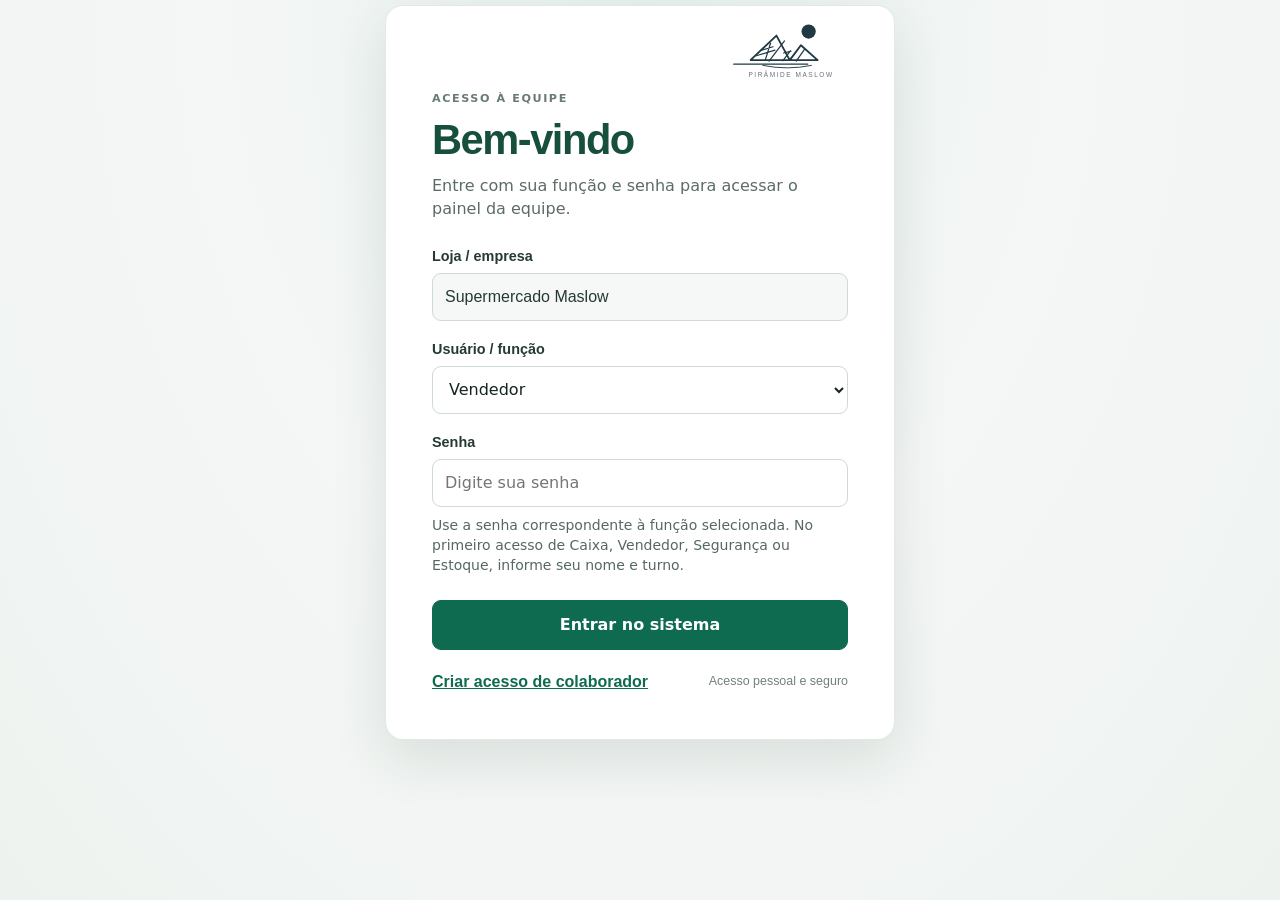
<file: index.html>
<!doctype html>
<html lang="pt-BR">
<head>
<meta charset="utf-8">
<meta name="viewport" content="width=device-width, initial-scale=1, viewport-fit=cover">
<meta name="theme-color" content="#0f6b4f">
<title>Pirâmide de Maslow · Colaborador</title>
<link rel="icon" href="data:,">
<link rel="stylesheet" href="base.css">
<link rel="stylesheet" href="app.css">
</head>
<body>
<div id="app" aria-live="polite"></div>
<script src="demo-api.js"></script>
<script src="app.js"></script>
</body>
</html>
</file>
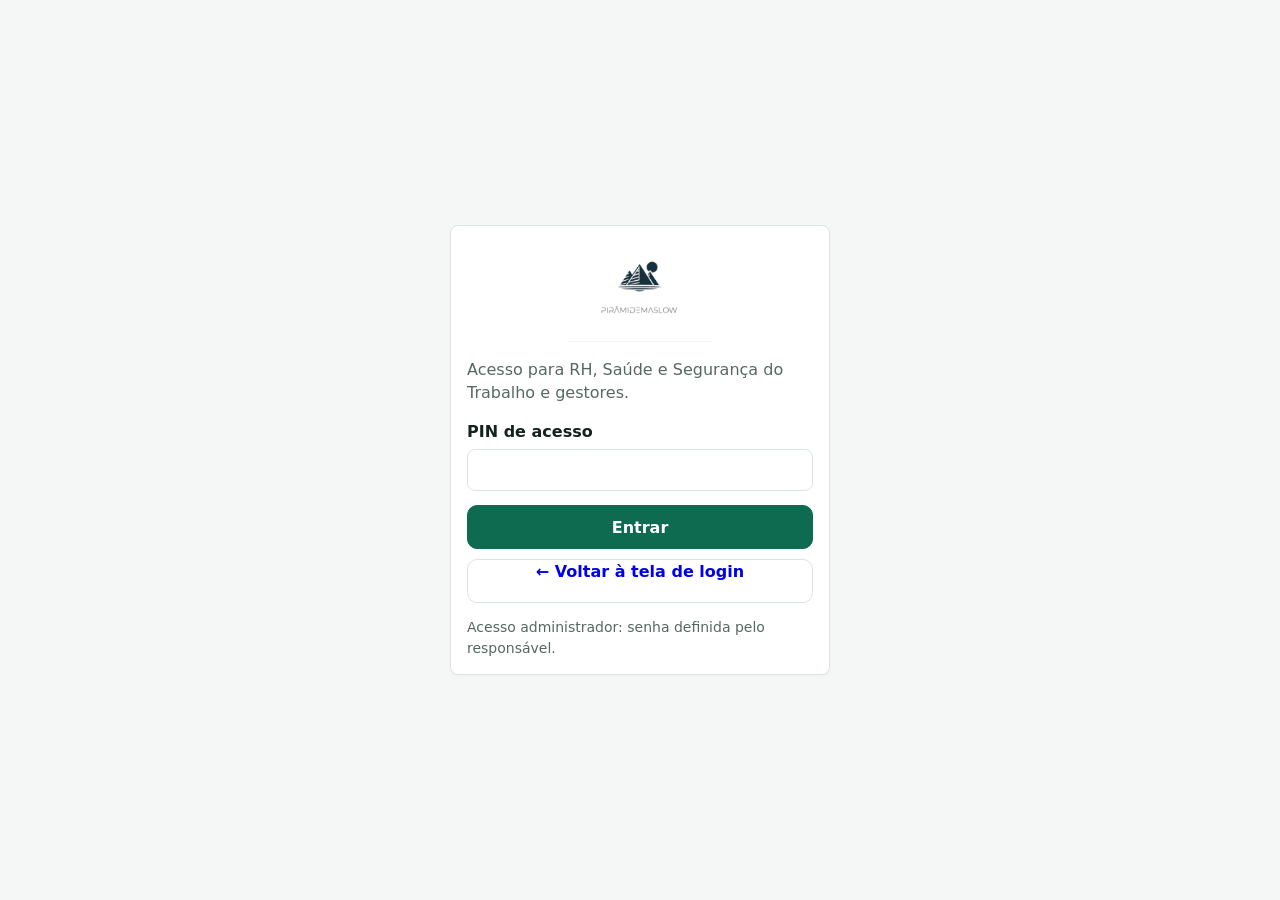
<file: painel.html>
<!doctype html>
<html lang="pt-BR">
<head>
<meta charset="utf-8">
<meta name="viewport" content="width=device-width, initial-scale=1">
<title>Pirâmide de Maslow</title>
<link rel="icon" href="data:,">
<link rel="stylesheet" href="base.css">
<link rel="stylesheet" href="painel.css">
</head>
<body>
<div id="login" class="login" hidden>
  <form class="card" id="loginForm">
    <img class="panel-login-logo" src="assets/piramide-maslow-logo.png" alt="Pirâmide de Maslow">
    <p class="muted">Acesso para RH, Saúde e Segurança do Trabalho e gestores.</p>
    <label class="f"><span>PIN de acesso</span><input id="pin" type="password" inputmode="numeric" autocomplete="off" required></label>
    <p id="loginErr" class="small" style="color:var(--vermelho)" role="alert"></p>
    <button class="btn primary" style="width:100%">Entrar</button>
    <a class="btn back-to-access" href="index.html">← Voltar à tela de login</a>
    <p class="small muted" style="margin-bottom:0">Acesso administrador: senha definida pelo responsável.</p>
  </form>
</div>

<div id="shell" hidden>
  <header class="bar">
    <div class="brand"><img class="panel-brand-logo" src="assets/piramide-maslow-logo.png" alt="Pirâmide de Maslow"></div>
    <nav id="nav" aria-label="Seções do painel"></nav>
    <span class="employee-wallet" id="employeeWallet" hidden aria-label="Saldo de moedas"></span>
    <button class="btn ghost" id="backLogin" type="button">← Voltar</button>
    <button class="btn ghost" id="logout">Sair</button>
  </header>
  <main>
    <section class="filters card" aria-label="Filtros">
      <label>Loja<select id="fStore"></select></label>
      <label>Setor<select id="fSector"></select></label>
      <label>Turno<select id="fShift"></select></label>
      <label>Período<select id="fDays">
        <option value="14">14 dias</option><option value="28" selected>28 dias</option><option value="56">56 dias</option><option value="90">90 dias</option>
      </select></label>
      <p class="small muted note" id="anon"></p>
    </section>
    <div id="view" aria-live="polite"></div>
  </main>
</div>

<dialog id="dlg"></dialog>
<script src="demo-api.js"></script>
<script src="painel.js"></script>
</body>
</html>
</file>
<file: base.css>
:root {
  --bg: #f5f7f6; --surface: #ffffff; --ink: #14231d; --muted: #566861; --line: #dde5e1;
  --brand: #0f6b4f; --brand-ink: #ffffff; --brand-soft: #e1f2ea;
  --accent: #b45309; --focus: #1d4ed8;
  --verde: #1f7a4d; --verde-bg: #dff3e7; --amarelo: #8a5a00; --amarelo-bg: #fdf0cc; --vermelho: #a12622; --vermelho-bg: #fbe0de;
  --radius: 12px; --shadow: 0 1px 2px rgba(20,35,29,.06), 0 4px 14px rgba(20,35,29,.05);
}
@media (prefers-color-scheme: dark) {
  :root:not([data-theme="light"]) {
    --bg: #0e1512; --surface: #16201b; --ink: #e8f0ec; --muted: #9db0a7; --line: #2a3832;
    --brand: #3fb68b; --brand-ink: #06150f; --brand-soft: #173126; --accent: #f0a45a; --focus: #7aa2ff;
    --verde: #6fd3a0; --verde-bg: #153324; --amarelo: #f1c15a; --amarelo-bg: #3a2f10; --vermelho: #ff9a94; --vermelho-bg: #3d1a18;
    --shadow: none;
  }
}
* { box-sizing: border-box; }
html { -webkit-text-size-adjust: 100%; }
body { margin: 0; background: var(--bg); color: var(--ink); font: 16px/1.45 system-ui, -apple-system, "Segoe UI", Roboto, sans-serif; }
h1, h2, h3 { margin: 0; line-height: 1.2; }
button, input, select, textarea { font: inherit; color: inherit; }
button { cursor: pointer; }
:focus-visible { outline: 3px solid var(--focus); outline-offset: 2px; }
.card { background: var(--surface); border: 1px solid var(--line); border-radius: var(--radius); box-shadow: var(--shadow); padding: 16px; }
.muted { color: var(--muted); }
.small { font-size: .875rem; }
.btn { min-height: 44px; padding: 0 16px; border-radius: 10px; border: 1px solid var(--line); background: var(--surface); font-weight: 600; }
.btn.primary { background: var(--brand); color: var(--brand-ink); border-color: var(--brand); }
.btn.ghost { background: transparent; }
.btn[disabled] { opacity: .55; cursor: not-allowed; }
.tag { display: inline-block; padding: 2px 10px; border-radius: 999px; font-size: .78rem; font-weight: 600; background: var(--brand-soft); color: var(--brand); }
.st { display: inline-block; padding: 2px 10px; border-radius: 999px; font-size: .78rem; font-weight: 700; }
.st.verde { background: var(--verde-bg); color: var(--verde); }
.st.amarelo { background: var(--amarelo-bg); color: var(--amarelo); }
.st.vermelho { background: var(--vermelho-bg); color: var(--vermelho); }
.sr { position: absolute; width: 1px; height: 1px; overflow: hidden; clip: rect(0 0 0 0); white-space: nowrap; }
.toast { position: fixed; left: 50%; bottom: 84px; transform: translateX(-50%); background: var(--ink); color: var(--bg); padding: 10px 16px; border-radius: 10px; font-size: .9rem; z-index: 50; max-width: 90vw; }
[hidden] { display: none !important; }
</file>
<file: app.css>
#app { max-width: 560px; margin: 0 auto; padding: 0 16px calc(88px + env(safe-area-inset-bottom)); }
body { background: #f4f1e9; }
.hero { background: #255e49; border-radius: 16px 16px 4px 16px; }
.logo { color: #255e49; letter-spacing: -.035em; }
h1, h2, h3 { letter-spacing: -.025em; }
h1 { font-family: Georgia, "Times New Roman", serif; font-weight: 600; }
.card { border-radius: 8px; box-shadow: 0 1px 2px rgba(30,45,36,.035); }
.daily-checkin { background: #fffdf8; border-left: 4px solid #b9823e; }
.coin-card { margin-top: 14px; border-radius: 8px; padding: 14px; background: #f8eedb; border: 1px solid #e8d5ae; }
.coin-card b { color: #77551f; }
.coin-card p { margin: 6px 0 0; }
.report-card { background: #fffdf8; }
.access-grid { display: grid; gap: 12px; margin-top: 14px; }
.access-choice { width: 100%; min-height: 92px; text-align: left; display: grid; gap: 5px; border-left: 4px solid var(--brand); }
.access-choice b { font-size: 1.05rem; }
.access-choice span { color: var(--muted); font-size: .9rem; }
.admin-choice { border-left-color: var(--accent); }
.access-form { margin-top: 14px; }
.access-form h1 { margin-bottom: 5px; }
textarea { width: 100%; min-height: 84px; resize: vertical; border: 1px solid var(--line); border-radius: 10px; padding: 10px 12px; background: var(--surface); }
.coin-count { padding: 4px 0; color: #77551f; font-size: .78rem; font-weight: 700; white-space: nowrap; }
.top { display: flex; align-items: center; justify-content: space-between; gap: 12px; padding: 16px 0 8px; }
.logo { font-weight: 800; font-size: 1.35rem; color: var(--brand); letter-spacing: -.02em; }
.app-logo { display: block; width: 156px; height: 106px; object-fit: contain; }
.top .app-logo { width: 154px; height: 106px; flex: 0 0 auto; }
.who { font-size: .85rem; color: var(--muted); text-align: right; }
.who button { background: none; border: 0; padding: 0; color: var(--brand); text-decoration: underline; font-size: .85rem; }
.who-name { display: inline-block; line-height: 1.55; }
.employee-actions { display: flex; justify-content: center; flex-wrap: wrap; gap: 6px; margin-top: 7px; }
.who .header-action { display: inline-flex; align-items: center; justify-content: center; min-height: 34px; padding: 5px 11px; border: 1px solid #c9e4d8; border-radius: 8px; background: #fff; color: #216b4d; text-decoration: none; font: 600 .78rem/1 system-ui, sans-serif; cursor: pointer; transition: background .15s, border-color .15s, transform .15s; }
.who .header-action:hover { background: #edf7f1; border-color: #a9d4bf; transform: translateY(-1px); }
.who .header-action.exit { color: #586b61; border-color: var(--line); }
.who .header-action.exit:hover { background: #f3f5f4; }
.stack > * + * { margin-top: 12px; }
.tabs { position: fixed; left: 0; right: 0; bottom: 0; background: var(--surface); border-top: 1px solid var(--line); display: flex; padding-bottom: env(safe-area-inset-bottom); z-index: 20; }
.tabs button { flex: 1; min-height: 60px; border: 0; background: none; font-weight: 600; font-size: .85rem; color: var(--muted); border-top: 3px solid transparent; }
.tabs button[aria-current="page"] { color: var(--brand); border-top-color: var(--brand); }
h2 { font-size: 1.15rem; margin: 18px 0 8px; }
.hero { background: var(--brand); color: var(--brand-ink); border: 0; }
.hero p { margin: 6px 0 0; opacity: .92; }
.field { display: block; margin-top: 14px; }
.field > span { display: block; font-weight: 600; margin-bottom: 6px; }
select, input[type=text], input[type=password], input[type=number] { width: 100%; min-height: 46px; border: 1px solid var(--line); border-radius: 10px; padding: 0 12px; background: var(--surface); }
.check { display: flex; gap: 10px; align-items: flex-start; margin-top: 16px; font-size: .92rem; }
.check input { width: 22px; height: 22px; margin-top: 2px; flex: none; }
.action h3 { font-size: 1.05rem; margin: 6px 0 2px; }
.action .meta { color: var(--muted); font-size: .9rem; }
.action .why { margin: 8px 0 0; }
.row { display: flex; gap: 8px; margin-top: 12px; flex-wrap: wrap; }
.row .btn { flex: 1; min-width: 120px; }
.btn.on { background: var(--brand); color: var(--brand-ink); border-color: var(--brand); }
.btn.off { background: var(--amarelo-bg); color: var(--amarelo); border-color: var(--amarelo); }
.chips { display: flex; flex-wrap: wrap; gap: 8px; margin-top: 10px; }
.chip { min-height: 44px; padding: 8px 14px; border-radius: 999px; border: 1px solid var(--line); background: var(--surface); text-align: left; }
.chip[aria-pressed="true"] { background: var(--brand); color: var(--brand-ink); border-color: var(--brand); }
.pending { border-left: 4px solid var(--accent); }
.q { padding: 14px 0; border-top: 1px solid var(--line); }
.q:first-of-type { border-top: 0; }
.q p { margin: 0 0 8px; font-weight: 600; }
.scale { display: grid; grid-template-columns: repeat(5, 1fr); gap: 6px; }
.scale button { min-height: 48px; border: 1px solid var(--line); background: var(--surface); border-radius: 10px; font-weight: 700; font-size: 1.05rem; }
.scale button[aria-pressed="true"] { background: var(--brand); color: var(--brand-ink); border-color: var(--brand); }
.ends { display: flex; justify-content: space-between; font-size: .78rem; color: var(--muted); margin-top: 4px; }
.progress { height: 8px; border-radius: 99px; background: var(--line); overflow: hidden; }
.progress > i { display: block; height: 100%; background: var(--brand); }
.notice { background: var(--brand-soft); border-radius: 10px; padding: 12px; font-size: .9rem; }
.section-eyebrow { display: block; color: var(--muted); font-size: .7rem; font-weight: 750; letter-spacing: .1em; margin-bottom: 5px; }
.checkin-intro { padding: 18px; border-left: 4px solid var(--brand); }
.checkin-intro h1 { font-size: 1.45rem; }
.checkin-intro > p { color: var(--muted); margin: 7px 0 0; }
.checkin-meter { display: grid; grid-template-columns: 1fr auto; align-items: center; gap: 12px; margin-top: 15px; }
.checkin-meter b { color: var(--brand); font-size: .82rem; white-space: nowrap; }
.checkin-form { margin-top: 12px; padding: 16px; }
.checkin-group + .checkin-group { margin-top: 16px; padding-top: 16px; border-top: 1px solid var(--line); }
.checkin-group-heading { display: flex; gap: 10px; align-items: center; margin-bottom: 4px; }
.checkin-group-heading > span { display: grid; place-items: center; width: 30px; height: 30px; flex: 0 0 auto; border-radius: 50%; background: var(--brand-soft); color: var(--brand); font-weight: 750; }
.checkin-group-heading h2 { margin: 0; font-size: 1rem; }
.checkin-group-heading p { margin: 3px 0 0; color: var(--muted); font-size: .8rem; }
.checkin-form .q { padding: 12px 0; }
.checkin-form .scale button { min-height: 44px; border-radius: 8px; }
.checkin-extra { display: grid; gap: 4px; margin-top: 10px; padding-top: 12px; border-top: 1px solid var(--line); }
.checkin-extra .field { margin-top: 8px; }
.checkin-extra .field small { display: block; margin: 3px 0 8px; color: var(--muted); }
.checkin-extra .field em { color: var(--muted); font-size: .85em; font-style: normal; font-weight: 400; }
.sleep-input { display: flex; align-items: center; gap: 10px; max-width: 220px; }
.sleep-input input { flex: 1; }
.sleep-input > span { color: var(--muted); font-size: .9rem; }
.checkin-submit { display: grid; gap: 10px; margin-top: 16px; padding-top: 14px; border-top: 1px solid var(--line); }
.checkin-submit p { margin: 0; }
.checkin-submit .btn { width: 100%; min-height: 48px; }
.checkin-footnote { margin: 10px 2px 0; }
.checkin-complete { display: flex; align-items: center; gap: 14px; padding: 20px; border-left: 4px solid var(--verde); }
.complete-mark { display: grid; place-items: center; width: 44px; height: 44px; flex: 0 0 auto; border-radius: 50%; background: var(--verde-bg); color: var(--verde); font-size: 1.45rem; font-weight: 800; }
.checkin-complete h1 { font: 700 1.35rem/1.2 system-ui,sans-serif; letter-spacing: -.02em; }
.checkin-complete p { margin: 5px 0 0; color: var(--muted); }
.checkin-locked { display: grid; gap: 4px; margin-top: 10px; background: #f6f8f7; box-shadow: none; font-size: .88rem; }
.checkin-locked span { color: var(--muted); }
.weekly-progress { margin-top: 10px; text-align: center; }
.weekly-progress-head { display: flex; flex-direction: column; align-items: center; justify-content: center; gap: 2px; }
.weekly-progress-head > div { text-align: center; }
.weekly-progress-head b { display: block; color: #77551f; font: 800 1.35rem/1.25 "Trebuchet MS", "Segoe UI", sans-serif; letter-spacing: .025em; }
.weekly-progress-head .game-coin { width: 28px; height: 28px; font-size: 15px; }
.week-count { color: var(--muted); font-size: .85rem; font-weight: 700; }
.weekly-progress .progress { margin-top: 10px; }
.weekly-progress > p { margin: 7px 0 0; }
.report-card { display: flex; align-items: center; justify-content: space-between; gap: 12px; margin-top: 10px; }
.report-card h3 { margin: 0; }
.report-card p { margin: 5px 0 0; }
.report-card .btn { flex: 0 0 auto; }
.checkin-privacy { margin-top: 10px; }
.support-card { margin-top: 12px; }
.support-heading { display: flex; align-items: center; gap: 10px; }
.support-heading h3 { margin: 0; }
.support-heading p { margin: 3px 0 0; }
.support-icon { display: grid; place-items: center; width: 34px; height: 34px; flex: 0 0 auto; border-radius: 50%; background: var(--brand-soft); color: var(--brand); font-size: 1.3rem; font-weight: 600; }
.support-separation { margin: 12px 0 0; color: var(--muted); font-size: .86rem; }
.support-options { display: grid; grid-template-columns: repeat(2, minmax(0,1fr)); gap: 8px; margin-top: 12px; }
.support-option { display: grid; gap: 4px; min-height: 72px; padding: 10px 12px; border: 1px solid var(--line); border-radius: 10px; background: var(--surface); text-align: left; }
.support-option small { color: var(--muted); font-size: .78rem; }
.support-option[aria-pressed="true"] { border-color: var(--brand); background: var(--brand-soft); color: var(--brand); }
.support-option:disabled { opacity: .55; cursor: not-allowed; }
.support-start { width: 100%; margin-top: 12px; }
.support-history { margin: 10px 0 0; }
.support-actions .btn { min-width: 0; }
.rank { display: grid; grid-template-columns: 28px 1fr auto; gap: 10px; align-items: center; padding: 10px 0; border-top: 1px solid var(--line); }
.rank:first-child { border-top: 0; }
.rank.me { background: var(--brand-soft); margin: 0 -8px; padding: 10px 8px; border-radius: 10px; }
.pos { font-weight: 800; color: var(--muted); text-align: center; }
.bar { height: 8px; background: var(--line); border-radius: 99px; margin-top: 6px; position: relative; overflow: hidden; }
.bar > i { display: block; height: 100%; background: var(--brand); border-radius: 99px; }
.stars { display: flex; gap: 6px; margin-top: 8px; }
.stars button { width: 48px; height: 48px; border-radius: 10px; border: 1px solid var(--line); background: var(--surface); font-weight: 700; }
.stars button[aria-pressed="true"] { background: var(--brand); color: var(--brand-ink); border-color: var(--brand); }
.link { background: none; border: 0; padding: 0; color: var(--brand); text-decoration: underline; font-weight: 600; }
.ann { border-left: 4px solid var(--brand); padding-left: 12px; }
.ann time { font-size: .8rem; color: var(--muted); }
.top-right { display: grid; justify-items: end; gap: 7px; }
.who { display: grid; justify-items: center; text-align: center; }
.who-name { text-align: center; }
.wallet-pill { display: inline-flex; align-items: center; justify-content: center; gap: 6px; justify-self: center; margin-top: 5px; background: transparent; color: #77551f; border: 0; border-radius: 0; padding: 2px 0; font: 800 1.02rem/1.3 "Trebuchet MS", "Segoe UI", sans-serif; letter-spacing: .025em; white-space: nowrap; }
.top { display: grid; grid-template-columns: minmax(0, 1fr) minmax(0, 1fr); align-items: start; }
.top > .app-logo { grid-column: 1; grid-row: 1; }
.top-right { display: contents; }
.top-right > .who { grid-column: 2; grid-row: 1; justify-self: center; }
.top-right > .wallet-pill { grid-column: 1 / -1; grid-row: 2; justify-self: center; margin-top: 0; padding: 6px 0 3px; }
.game-coin { display: inline-grid; width: 1.35em; height: 1.35em; place-items: center; vertical-align: -.2em; margin-right: .2em; border-radius: 50%; background: radial-gradient(circle at 30% 24%, #fff8cf 0 8%, #f9dd76 9% 25%, #e9b93f 47%, #c78a24 76%, #8e5d15 100%); color: #9a6818; box-shadow: inset 0 0 0 1.5px #b77a1f, inset 0 0 0 3px rgba(255,242,166,.9), inset 0 -2px 3px rgba(113,72,11,.25), 0 2px 3px rgba(80,55,10,.28); font: 800 .68em/1 system-ui,sans-serif; text-shadow: 0 1px rgba(255,255,255,.75); }
input[type=password], input[type=text], input[type=number] { font: inherit; }
input[type=datetime-local] { width: 100%; min-height: 46px; border: 1px solid var(--line); border-radius: 10px; padding: 0 12px; background: var(--surface); font: inherit; }
.login-layout { display: grid; grid-template-columns: 1fr .9fr; min-height: min(650px, calc(100vh - 40px)); margin: 20px auto; overflow: hidden; border-radius: 18px; background: #fff; box-shadow: 0 12px 45px rgba(38,48,54,.10); font-family: "Canela", "Bodoni MT", Didot, Georgia, serif; }
.login-layout * { font-family: "Canela", "Bodoni MT", Didot, Georgia, serif; }
#app:has(.login-layout) { max-width: 1040px; padding: 0 18px; }
.login-panel { padding: clamp(32px, 5vw, 56px); align-self: stretch; }
.login-panel .app-logo { width: 220px; height: 152px; object-position: left center; margin: 0 0 8px; }
.login-kicker { color: #75818a; font-size: .72rem; font-weight: 750; letter-spacing: .12em; margin-bottom: 10px; }
.login-panel h1 { color: #0099c6; font: 400 clamp(2.1rem, 4vw, 3rem)/1.1 "Canela", "Bodoni MT", Didot, Georgia, serif; margin: 0; letter-spacing: -.045em; }
.login-intro { color: #56626e; max-width: 310px; margin: 10px 0 20px; }
.login-panel .field { margin-top: 12px; }
.login-panel select, .login-panel input { border-radius: 5px; border-color: #c8ced3; min-height: 44px; }
.login-submit { width: 100%; margin-top: 18px; min-height: 48px; }
.login-links { display: flex; justify-content: space-between; gap: 10px; flex-wrap: wrap; margin-top: 18px; }
.login-art { position: relative; overflow: hidden; display: flex; flex-direction: column; justify-content: flex-end; padding: clamp(26px, 4vw, 50px); color: #fff; background: linear-gradient(145deg, #008fba, #226d83 72%, #263e56); }
.login-art::before, .login-art::after { content: ''; position: absolute; border: 1px solid rgba(255,255,255,.17); transform: rotate(35deg); }
.login-art::before { width: 390px; height: 390px; top: -130px; right: -80px; }
.login-art::after { width: 260px; height: 260px; top: 15px; right: 75px; }
.art-shape { position: absolute; width: 180px; height: 150px; top: 24%; left: 50%; transform: translateX(-50%); background: rgba(255,255,255,.12); clip-path: polygon(50% 0,100% 100%,0 100%); }
.login-art .login-kicker, .login-art h2, .login-art > span { position: relative; z-index: 1; }
.login-art .login-kicker { color: rgba(255,255,255,.75); }
.login-art h2 { font: 500 clamp(1.7rem, 3vw, 2.3rem)/1.15 "Canela", "Bodoni MT", Didot, Georgia, serif; letter-spacing: -.035em; max-width: 340px; margin: 0 0 10px; }
.login-art > span { color: rgba(255,255,255,.8); }
.wallet-panel { display: grid; gap: 4px; margin: 12px 0; padding: 12px 0; border-radius: 0; background: transparent; border: 0; color: #77551f; }
.wallet-panel b { font-size: 1.2rem; }
.wallet-panel small { color: #766a55; margin-top: 2px; }
.shop-grid { display: grid; grid-template-columns: repeat(2, minmax(0, 1fr)); gap: 12px; }
.shop-item { display: flex; flex-direction: column; min-height: 190px; }
.shop-icon { font-size: 1.8rem; }
.shop-item h3 { margin: 8px 0 2px; }
.shop-item p { color: var(--muted); font-size: .9rem; margin: 0; }
.shop-buy { display: flex; justify-content: space-between; align-items: center; gap: 8px; margin-top: auto; padding-top: 14px; color: #77551f; }
.shop-toolbar, .cart-heading, .cart-line, .cart-total { display: flex; align-items: center; justify-content: space-between; gap: 12px; }
.shop-toolbar { margin: 14px 0 8px; font-weight: 700; }
.cart-badge { display: inline-grid; min-width: 22px; height: 22px; place-items: center; padding: 0 5px; margin-left: 4px; border-radius: 99px; background: rgba(255,255,255,.2); }
.cart-panel { margin: 8px 0 14px; padding: 16px; border-color: #d7e5dc; }
.cart-heading { align-items: flex-start; margin-bottom: 8px; }
.cart-heading h2 { margin: 0; }
.cart-line { padding: 10px 0; border-top: 1px solid var(--line); }
.cart-line > div:first-child { display: grid; gap: 3px; flex: 1; }
.cart-line small { color: var(--muted); }
.cart-controls { display: flex; align-items: center; gap: 8px; }
.cart-total { margin-top: 10px; padding-top: 12px; border-top: 2px solid var(--line); font-weight: 750; }
.cart-panel .row { justify-content: flex-end; }
.cart-panel .btn:disabled { opacity: .48; }
.btn:disabled { opacity: .5; cursor: not-allowed; }
.rh-agenda { margin-top: 12px; }
.rh-agenda-heading { display: flex; justify-content: space-between; align-items: center; gap: 10px; }
.rh-agenda-heading h2 { margin: 0; text-transform: capitalize; }
.month-controls { display: flex; align-items: center; gap: 8px; text-transform: capitalize; }
.month-controls .btn { min-width: 42px; padding: 6px; font-size: 1.2rem; }
.rh-create { padding: 12px; margin-top: 12px; background: #f8faf9; }
.rh-create h3 { margin: 0; }
.rh-events { display: grid; gap: 8px; margin-top: 12px; }
.rh-event { display: grid; grid-template-columns: 56px 1fr; gap: 12px; padding: 12px; border-left: 3px solid var(--brand); }
.rh-event h3 { margin: 6px 0 2px; }
.rh-event p { margin: 6px 0 0; }
.rh-event-date { display: grid; align-content: start; justify-items: center; gap: 2px; padding: 7px 3px; border-radius: 8px; background: var(--brand-soft); color: var(--brand); text-align: center; }
.attendance-confirmed { background: var(--brand-soft); color: var(--brand); border-color: var(--brand-soft); }
@media (max-width: 650px) {
  .login-layout { grid-template-columns: 1fr; min-height: auto; margin: 8px auto 22px; }
  .login-panel { padding: 28px 22px; }
  .login-panel .app-logo { width: 190px; height: 132px; margin-bottom: 6px; }
  .login-art { min-height: 210px; padding: 24px; }
  .art-shape { top: 4%; left: 76%; width: 115px; height: 100px; }
  .shop-grid { grid-template-columns: 1fr; }
  .support-options { grid-template-columns: 1fr; }
  .report-card { align-items: stretch; flex-direction: column; }
  .report-card .btn { width: 100%; }
  .checkin-complete { align-items: flex-start; padding: 16px; }
  .checkin-complete h1 { font-size: 1.18rem; }
  .checkin-meter { grid-template-columns: 1fr; gap: 7px; }
  .top { align-items: flex-start; }
  .top-right { gap: 5px; }
  .who { max-width: 210px; font-size: .75rem; }
  .tabs button { font-size: .66rem; padding-left: 3px; padding-right: 3px; }
}

/* Acesso direto ao painel, sem etapa de avatar ou imagem decorativa. */
body:has(.login-layout) { min-height: 100vh; background: radial-gradient(ellipse at 50% 0%, #e8f2ed 0, #f5f7f6 48%, #edf2ef 100%); }
#app:has(.login-layout) { max-width: none; min-height: 100vh; padding: 5px 18px 32px; display: grid; place-items: start center; }
.login-layout { display: block; width: min(100%, 510px); min-height: 0; margin: 0; border: 1px solid #e2e9e5; border-radius: 18px; box-shadow: 0 18px 55px rgba(28, 55, 42, .12); font-family: "Segoe UI", Arial, sans-serif; }
.login-layout * { font-family: "Segoe UI", Arial, sans-serif !important; }
.login-panel { padding: 15px clamp(28px, 5vw, 46px) clamp(28px, 5vw, 46px); }
.login-brand { display: flex; align-items: center; justify-content: flex-end; margin-bottom: 3px; }
.login-brand img { display: block; width: min(130px, 46%); height: auto; margin-right: -8px; }
.login-company { min-height: 48px; display: flex; align-items: center; padding: 0 12px; border: 1px solid #cfdad4; border-radius: 9px; background: #f6f8f7; color: #263a31; }
.brand-mark { display: grid; width: 38px; height: 38px; place-items: center; border-radius: 12px; background: #e2f1e9; color: #0f6b4f; font-size: .78rem; letter-spacing: .03em; }
.login-kicker { color: #687b72; font-family: system-ui, sans-serif !important; font-size: .7rem; letter-spacing: .14em; }
.login-panel h1 { color: #164f3b; font: 600 clamp(2.1rem, 5vw, 2.6rem)/1.12 "Segoe UI", Arial, sans-serif !important; letter-spacing: -.035em; }
.login-intro { max-width: 380px; margin: 10px 0 26px; color: #5c6c64; font-family: system-ui, sans-serif !important; }
.login-role-help { margin: 8px 0 0; font-family: system-ui, sans-serif !important; }
.login-panel .field { margin-top: 18px; font-family: system-ui, sans-serif !important; }
.login-panel .field > span { color: #263a31; font-size: .9rem; }
.login-panel select, .login-panel input { min-height: 48px; border: 1px solid #cfdad4; border-radius: 9px; background-color: #fff; font-family: system-ui, sans-serif !important; transition: border-color .15s, box-shadow .15s; }
.login-panel select:focus, .login-panel input:focus { border-color: #398568; box-shadow: 0 0 0 3px rgba(57, 133, 104, .13); outline: 0; }
.login-submit { min-height: 50px; margin-top: 24px; border-radius: 9px; font-family: system-ui, sans-serif !important; }
.login-links { align-items: center; margin-top: 20px; font-family: system-ui, sans-serif !important; }
.login-help { color: #718078; font-size: .78rem; }
@media (max-width: 650px) { .top { grid-template-columns: 128px minmax(0, 1fr); } .top-right > .who { justify-self: end; max-width: 190px; } }
@media (max-width: 520px) { #app:has(.login-layout) { padding: 5px 14px 24px; } .login-panel { padding: 14px 22px 28px; } .login-brand { margin-bottom: 2px; } .login-brand img { width: min(118px, 44%); margin-right: -5px; } .top .app-logo { width: 128px; height: 90px; } .login-help { width: 100%; } }
</file>
<file: painel.css>
body { background: var(--bg); }
.brand { color: #255e49; letter-spacing: -.035em; }
.card { border-radius: 8px; box-shadow: 0 1px 2px rgba(30,45,36,.035); }
h1, h2, h3 { letter-spacing: -.025em; }
h1 { font-family: Georgia, "Times New Roman", serif; font-weight: 600; }
.login { min-height: 100vh; display: grid; place-items: center; padding: 16px; }
.login form { width: min(380px, 100%); }
.login h1 { font-size: 1.4rem; margin-bottom: 6px; }
.back-to-access { display: flex; justify-content: center; margin-top: 10px; text-decoration: none; }
.f { display: block; margin: 14px 0 8px; }
.f span { display: block; font-weight: 600; margin-bottom: 6px; }
input[type=password], input[type=text], input[type=number], input[type=datetime-local], select, textarea { width: 100%; min-height: 42px; border: 1px solid var(--line); border-radius: 8px; padding: 0 10px; background: var(--surface); }
textarea { padding: 10px; min-height: 80px; }
.bar { display: flex; align-items: center; gap: 8px; padding: 8px 16px; background: var(--surface); border-bottom: 1px solid var(--line); position: sticky; top: 0; z-index: 10; flex-wrap: nowrap; }
.brand { display: flex; align-items: center; flex: 0 0 auto; }
.panel-brand-logo { display: block; width: 105px; height: 56px; object-fit: contain; }
.panel-login-logo { display: block; width: 145px; height: 100px; object-fit: contain; margin: 0 auto 12px; }
#nav { display: flex; gap: 2px; flex: 1 1 auto; min-width: 0; flex-wrap: nowrap; overflow-x: auto; scrollbar-width: thin; }
#nav button { flex: 0 0 auto; white-space: nowrap; border: 0; background: none; padding: 8px 9px; border-radius: 8px; font-size: .88rem; font-weight: 600; color: var(--muted); min-height: 40px; }
#nav button[aria-current="page"] { background: var(--brand-soft); color: var(--brand); }
.employee-wallet { flex: 0 0 auto; padding: 4px 0; border: 0; border-radius: 0; background: transparent; color: #77551f; font-size: .88rem; font-weight: 750; white-space: nowrap; }
.weekly-report-card { display: flex; align-items: center; justify-content: space-between; gap: 16px; margin: 0 0 12px; border-left: 4px solid var(--brand); }
.weekly-report-card h2 { margin: 0; }
.weekly-report-card .sub { margin: 5px 0 0; }
main { max-width: 1180px; margin: 0 auto; padding: 16px 20px 48px; }
.filters { display: flex; gap: 12px; flex-wrap: wrap; align-items: end; }
.filters label { font-size: .8rem; font-weight: 600; color: var(--muted); flex: 1; min-width: 130px; }
.filters select { margin-top: 4px; }
.filters .note { flex-basis: 100%; margin: 0; }
.grid { display: grid; gap: 12px; margin-top: 12px; }
.kpis { grid-template-columns: repeat(auto-fit, minmax(170px, 1fr)); }
.two { grid-template-columns: repeat(auto-fit, minmax(340px, 1fr)); }
.kpi .v { font-size: 1.9rem; font-weight: 800; letter-spacing: -.02em; margin-top: 4px; }
.kpi .l { font-size: .85rem; color: var(--muted); font-weight: 600; }
.kpi .s { font-size: .8rem; margin-top: 2px; }
.up { color: var(--verde); } .down { color: var(--vermelho); }
h2.t { font-size: 1.05rem; margin: 0 0 4px; }
.sub { color: var(--muted); font-size: .85rem; margin: 0 0 10px; }
table { width: 100%; border-collapse: collapse; font-size: .9rem; }
th, td { text-align: left; padding: 8px 8px; border-bottom: 1px solid var(--line); vertical-align: top; }
th { font-size: .78rem; text-transform: uppercase; letter-spacing: .03em; color: var(--muted); }
.tw { overflow-x: auto; }
td.num, th.num { text-align: right; font-variant-numeric: tabular-nums; }
.heat td, .heat th { text-align: center; }
.heat th:first-child, .heat td:first-child { text-align: left; }
.cell { border-radius: 8px; padding: 6px 4px; min-width: 96px; }
.cell b { display: block; font-size: 1.05rem; }
.cell small { display: block; font-size: .72rem; }
.cell.verde { background: var(--verde-bg); color: var(--verde); }
.cell.amarelo { background: var(--amarelo-bg); color: var(--amarelo); }
.cell.vermelho { background: var(--vermelho-bg); color: var(--vermelho); }
.cell.hidden { background: var(--bg); color: var(--muted); border: 1px dashed var(--line); }
.cell.none { color: var(--muted); }
.hb { display: grid; grid-template-columns: minmax(120px, 34%) 1fr 48px; gap: 8px; align-items: center; margin: 7px 0; font-size: .9rem; }
.hb .track { height: 14px; background: var(--line); border-radius: 99px; overflow: hidden; }
.hb .track i { display: block; height: 100%; background: var(--brand); border-radius: 99px; }
.hb.warn .track i { background: var(--accent); }
.hb b { text-align: right; font-variant-numeric: tabular-nums; }
.legend { display: flex; gap: 14px; font-size: .8rem; color: var(--muted); margin: 6px 0 0; flex-wrap: wrap; }
.legend i { display: inline-block; width: 18px; height: 3px; vertical-align: middle; margin-right: 6px; border-radius: 2px; }
svg.chart { width: 100%; height: auto; display: block; }
svg.chart text { fill: var(--muted); font-size: 11px; }
svg.chart .grid { stroke: var(--line); }
.rec { border-left: 5px solid var(--line); }
.rec.alta { border-left-color: var(--vermelho); } .rec.media { border-left-color: var(--accent); } .rec.baixa { border-left-color: var(--brand); }
.rec h3 { font-size: 1rem; margin: 6px 0 4px; }
.rec p { margin: 4px 0; }
.badge { display: inline-block; font-size: .72rem; font-weight: 700; padding: 2px 8px; border-radius: 99px; background: var(--line); margin-right: 6px; }
.row { display: flex; gap: 8px; flex-wrap: wrap; align-items: center; }
.btn.sm { min-height: 34px; padding: 0 12px; font-size: .85rem; }
.alert { padding: 8px 0; border-bottom: 1px solid var(--line); font-size: .92rem; }
.alert:last-child { border-bottom: 0; }
dialog { border: 1px solid var(--line); border-radius: 14px; padding: 20px; width: min(520px, 94vw); background: var(--surface); color: var(--ink); }
dialog::backdrop { background: rgba(0,0,0,.5); }
.checks { display: flex; flex-wrap: wrap; gap: 6px 14px; margin-top: 4px; }
.checks label { display: flex; gap: 6px; align-items: center; font-weight: 400; font-size: .9rem; }
.checks input { width: 18px; height: 18px; }
.qr { display: grid; place-items: center; padding: 12px; }
.empty { color: var(--muted); padding: 16px 0; }
.agenda-heading { justify-content: space-between; margin: 12px 0; }
.agenda-heading h2 { margin: 0; }
.month-pick { display: flex; gap: 10px; align-items: center; text-transform: capitalize; }
.agenda-form { margin: 12px 0; }
.agenda-form textarea { padding: 10px; }
.agenda-list { display: grid; gap: 10px; margin-top: 12px; }
.agenda-item { display: grid; grid-template-columns: minmax(150px, 205px) 1fr; gap: 14px; align-items: start; }
.agenda-item h3 { margin: 0 0 5px; font-size: 1rem; }
.agenda-item p { margin: 6px 0; }
.agenda-date { display: grid; gap: 4px; color: var(--brand); font-size: .86rem; }
.agenda-date span { color: var(--muted); font-size: .78rem; }
.btn.confirmed { background: var(--brand-soft); color: var(--brand); border-color: var(--brand-soft); }
.store-intro { margin-top: 12px; }
.store-intro h2 { margin: 4px 0; }
.store-balance { display: grid; gap: 3px; margin-top: 14px; padding: 10px 0; border: 0; border-radius: 0; background: transparent; color: #77551f; }
.store-balance b { font-size: 1.15rem; }
.store-balance small { color: #766a55; }
.game-coin { display: inline-grid; width: 1.35em; height: 1.35em; place-items: center; vertical-align: -.2em; margin-right: .2em; border-radius: 50%; background: radial-gradient(circle at 30% 24%, #fff8cf 0 8%, #f9dd76 9% 25%, #e9b93f 47%, #c78a24 76%, #8e5d15 100%); color: #9a6818; box-shadow: inset 0 0 0 1.5px #b77a1f, inset 0 0 0 3px rgba(255,242,166,.9), inset 0 -2px 3px rgba(113,72,11,.25), 0 2px 3px rgba(80,55,10,.28); font: 800 .68em/1 system-ui,sans-serif; text-shadow: 0 1px rgba(255,255,255,.75); }
.store-grid { display: grid; grid-template-columns: repeat(auto-fit, minmax(210px, 1fr)); gap: 12px; margin-top: 12px; }
.store-item { display: flex; flex-direction: column; min-height: 175px; }
.store-icon { font-size: 1.8rem; }
.store-item h3 { margin: 8px 0 3px; }
.store-item p { margin: 0; color: var(--muted); font-size: .9rem; }
.store-buy { display: flex; align-items: center; justify-content: space-between; gap: 8px; margin-top: auto; padding-top: 14px; color: #77551f; }
.coin-ranking { margin: 12px 0; }
.coin-ranking td:last-child { color: #77551f; white-space: nowrap; }
.store-toolbar, .cart-heading, .cart-line, .cart-total { display: flex; align-items: center; justify-content: space-between; gap: 12px; }
.store-toolbar { margin: 14px 0 8px; font-weight: 700; }
.cart-badge { display: inline-grid; min-width: 22px; height: 22px; place-items: center; padding: 0 5px; margin-left: 4px; border-radius: 99px; background: rgba(255,255,255,.2); }
.cart-panel { margin: 8px 0 14px; padding: 16px; border-color: #d7e5dc; }
.cart-heading { align-items: flex-start; margin-bottom: 8px; }
.cart-heading h2 { margin: 0; }
.cart-line { padding: 10px 0; border-top: 1px solid var(--line); }
.cart-line > div:first-child { display: grid; gap: 3px; flex: 1; }
.cart-line small { color: var(--muted); }
.cart-controls { display: flex; align-items: center; gap: 8px; }
.cart-total { margin-top: 10px; padding-top: 12px; border-top: 2px solid var(--line); font-weight: 750; }
.cart-panel .row { justify-content: flex-end; }
.response-charts { display: grid; grid-template-columns: repeat(auto-fit, minmax(300px, 1fr)); gap: 12px; margin: 12px 0; }
.response-bar { display: grid; grid-template-columns: minmax(100px, 34%) 1fr 42px; align-items: center; gap: 9px; margin: 10px 0; font-size: .86rem; }
.response-bar > span { overflow: hidden; text-overflow: ellipsis; white-space: nowrap; }
.response-bar > b { text-align: right; font-variant-numeric: tabular-nums; }
.response-track { height: 12px; overflow: hidden; border-radius: 99px; background: var(--line); }
.response-track i { display: block; height: 100%; border-radius: inherit; background: var(--brand); }
.response-sector { padding: 8px 0; border-top: 1px solid var(--line); }
.response-sector:first-of-type { border-top: 0; }
.response-sector h3 { margin: 5px 0 2px; font-size: .95rem; }
.person-bar { grid-template-columns: minmax(110px, 42%) 1fr 34px; }
.store-note { margin-top: 12px; }
.eyebrow { color: #62746c; font-size: .72rem; font-weight: 750; letter-spacing: .12em; }
@media (max-width: 1050px) { .bar { flex-wrap: wrap; gap: 4px 8px; } #nav { order: 3; flex: 1 0 100%; } }
@media (max-width: 700px) { main { padding: 12px; } .bar { padding: 8px 12px; } #nav button { padding: 8px; } .weekly-report-card { align-items: stretch; flex-direction: column; } }
</file>
